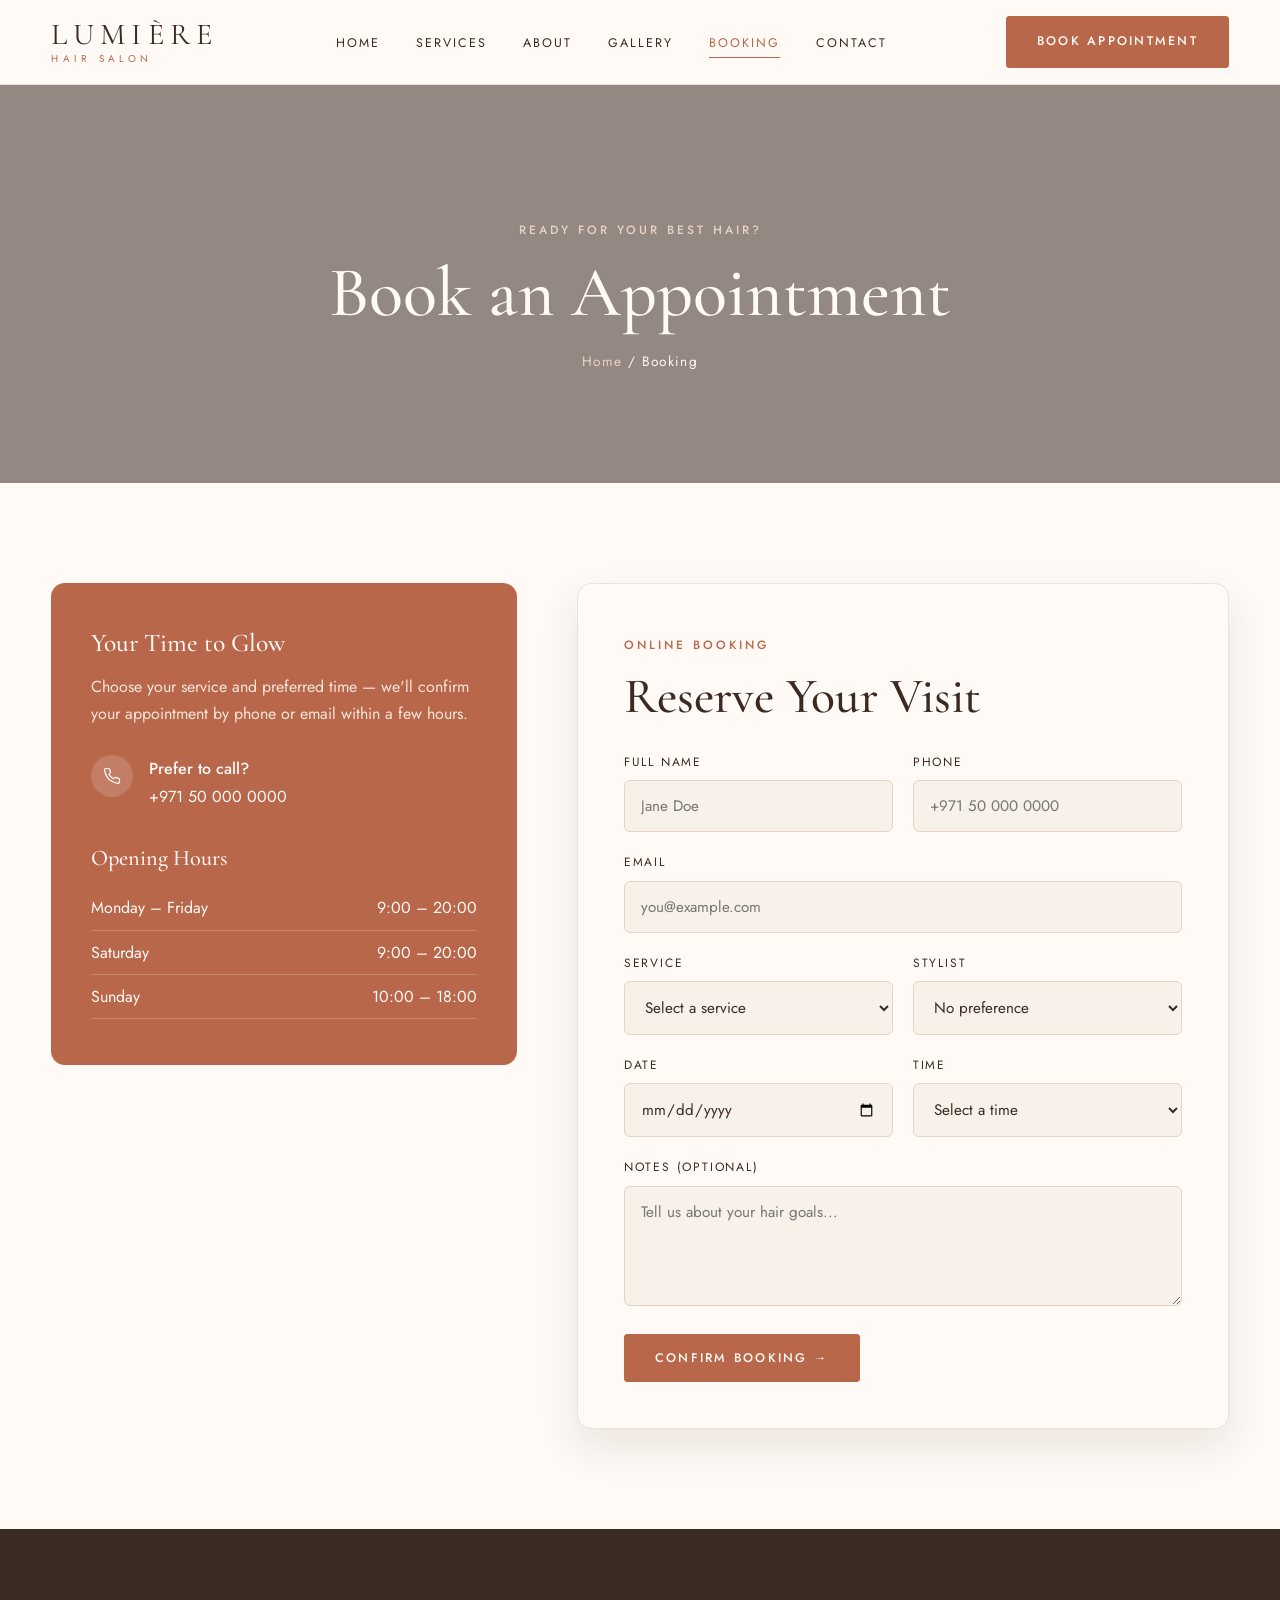
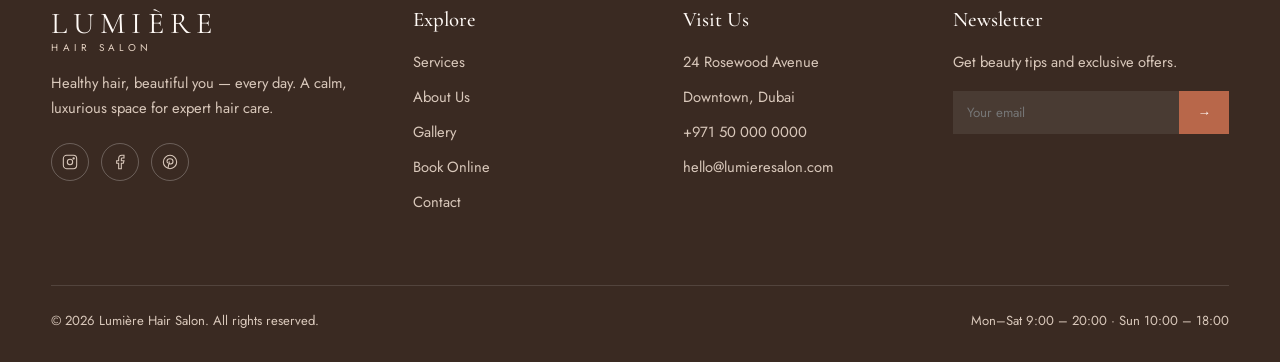
<file: booking.html>
<!DOCTYPE html>
<html lang="en">
<head>
  <meta charset="UTF-8" />
  <meta name="viewport" content="width=device-width, initial-scale=1.0" />
  <title>Book an Appointment | Lumière Hair Salon</title>
  <link rel="preconnect" href="https://fonts.googleapis.com" />
  <link rel="preconnect" href="https://fonts.gstatic.com" crossorigin />
  <link href="https://fonts.googleapis.com/css2?family=Cormorant+Garamond:ital,wght@0,400;0,500;0,600;1,400;1,500&family=Jost:wght@300;400;500&display=swap" rel="stylesheet" />
  <link rel="stylesheet" href="css/style.css" />
</head>
<body>
  <header class="site-header">
    <nav class="nav container">
      <a href="index.html" class="logo"><span class="logo-name">LUMIÈRE</span><span class="logo-sub">Hair Salon</span></a>
      <ul class="nav-links">
        <li><a href="index.html">Home</a></li>
        <li><a href="services.html">Services</a></li>
        <li><a href="about.html">About</a></li>
        <li><a href="gallery.html">Gallery</a></li>
        <li><a href="booking.html">Booking</a></li>
        <li><a href="contact.html">Contact</a></li>
      </ul>
      <a href="booking.html" class="btn">Book Appointment</a>
      <button class="nav-toggle" aria-label="Toggle menu"><span></span><span></span><span></span></button>
    </nav>
  </header>

  <main>
    <section class="page-banner" style="--banner: url('https://images.unsplash.com/photo-1562322140-8baeececf3df?w=1800&q=80&auto=format&fit=crop')">
      <div class="container">
        <span class="eyebrow">Ready for Your Best Hair?</span>
        <h1>Book an Appointment</h1>
        <p class="breadcrumb"><a href="index.html">Home</a> / Booking</p>
      </div>
    </section>

    <section class="section">
      <div class="container form-wrap">
        <aside class="info-card reveal">
          <h3>Your Time to Glow</h3>
          <p>Choose your service and preferred time — we'll confirm your appointment by phone or email within a few hours.</p>
          <ul class="info-list">
            <li>
              <span class="icon"><svg width="18" height="18" fill="none" stroke="currentColor" stroke-width="1.6" viewBox="0 0 24 24"><path d="M22 16.9v3a2 2 0 01-2.2 2 19.8 19.8 0 01-8.6-3.1 19.5 19.5 0 01-6-6A19.8 19.8 0 012.1 4.2 2 2 0 014.1 2h3a2 2 0 012 1.7c.1.9.4 1.8.7 2.7a2 2 0 01-.5 2.1L8 9.8a16 16 0 006 6l1.3-1.3a2 2 0 012.1-.4c.9.3 1.8.6 2.7.7a2 2 0 011.7 2z"/></svg></span>
              <div><strong>Prefer to call?</strong><a href="tel:+971500000000">+971 50 000 0000</a></div>
            </li>
          </ul>
          <h3 style="margin-top:36px; font-size:1.4rem">Opening Hours</h3>
          <ul class="hours">
            <li><span>Monday – Friday</span><span>9:00 – 20:00</span></li>
            <li><span>Saturday</span><span>9:00 – 20:00</span></li>
            <li><span>Sunday</span><span>10:00 – 18:00</span></li>
          </ul>
        </aside>

        <form class="form reveal" data-form="booking">
          <span class="eyebrow">Online Booking</span>
          <h2 style="margin-bottom:28px">Reserve Your Visit</h2>
          <div class="form-row">
            <div class="form-group"><label for="name">Full Name</label><input id="name" name="name" type="text" placeholder="Jane Doe" required /></div>
            <div class="form-group"><label for="phone">Phone</label><input id="phone" name="phone" type="tel" placeholder="+971 50 000 0000" required /></div>
          </div>
          <div class="form-group"><label for="email">Email</label><input id="email" name="email" type="email" placeholder="you@example.com" required /></div>
          <div class="form-row">
            <div class="form-group">
              <label for="service">Service</label>
              <select id="service" name="service" required>
                <option value="">Select a service</option>
                <option value="cut">Cut &amp; Style</option>
                <option value="color">Color Services</option>
                <option value="treatment">Hair Treatment</option>
                <option value="extensions">Extensions</option>
              </select>
            </div>
            <div class="form-group">
              <label for="stylist">Stylist</label>
              <select id="stylist" name="stylist">
                <option>No preference</option>
                <option>Sophia Laurent</option>
                <option>Amelia Rose</option>
                <option>Layla Hassan</option>
                <option>Noor Ahmed</option>
              </select>
            </div>
          </div>
          <div class="form-row">
            <div class="form-group"><label for="date">Date</label><input id="date" name="date" type="date" required /></div>
            <div class="form-group">
              <label for="time">Time</label>
              <select id="time" name="time" required>
                <option value="">Select a time</option>
                <option>09:00</option><option>10:00</option><option>11:00</option><option>12:00</option>
                <option>13:00</option><option>14:00</option><option>15:00</option><option>16:00</option>
                <option>17:00</option><option>18:00</option><option>19:00</option>
              </select>
            </div>
          </div>
          <div class="form-group"><label for="notes">Notes (optional)</label><textarea id="notes" name="notes" placeholder="Tell us about your hair goals..."></textarea></div>
          <button type="submit" class="btn">Confirm Booking &rarr;</button>
          <div class="form-msg" role="status"></div>
        </form>
      </div>
    </section>
  </main>

  <footer class="site-footer">
    <div class="container footer-grid">
      <div>
        <a href="index.html" class="logo"><span class="logo-name">LUMIÈRE</span><span class="logo-sub">Hair Salon</span></a>
        <p>Healthy hair, beautiful you — every day. A calm, luxurious space for expert hair care.</p>
        <div class="socials">
          <a href="#" aria-label="Instagram"><svg width="16" height="16" fill="none" stroke="currentColor" stroke-width="1.6" viewBox="0 0 24 24"><rect x="2" y="2" width="20" height="20" rx="5"/><circle cx="12" cy="12" r="4"/><circle cx="17.5" cy="6.5" r="1"/></svg></a>
          <a href="#" aria-label="Facebook"><svg width="16" height="16" fill="none" stroke="currentColor" stroke-width="1.6" viewBox="0 0 24 24"><path d="M18 2h-3a5 5 0 00-5 5v3H7v4h3v8h4v-8h3l1-4h-4V7a1 1 0 011-1h3z"/></svg></a>
          <a href="#" aria-label="Pinterest"><svg width="16" height="16" fill="none" stroke="currentColor" stroke-width="1.6" viewBox="0 0 24 24"><circle cx="12" cy="12" r="10"/><path d="M12 7c-3 0-4.5 2-4.5 4 0 1.2.5 2.3 1.5 2.6M11 11l-2 10M12 7c3 0 4.5 2 4.5 4s-1.5 4-3.5 4-2-1.5-2-1.5"/></svg></a>
        </div>
      </div>
      <div>
        <h4>Explore</h4>
        <ul>
          <li><a href="services.html">Services</a></li>
          <li><a href="about.html">About Us</a></li>
          <li><a href="gallery.html">Gallery</a></li>
          <li><a href="booking.html">Book Online</a></li>
          <li><a href="contact.html">Contact</a></li>
        </ul>
      </div>
      <div>
        <h4>Visit Us</h4>
        <ul>
          <li>24 Rosewood Avenue</li>
          <li>Downtown, Dubai</li>
          <li><a href="tel:+971500000000">+971 50 000 0000</a></li>
          <li><a href="mailto:hello@lumieresalon.com">hello@lumieresalon.com</a></li>
        </ul>
      </div>
      <div>
        <h4>Newsletter</h4>
        <p style="margin-top:0">Get beauty tips and exclusive offers.</p>
        <form class="newsletter"><input type="email" placeholder="Your email" required /><button type="submit" aria-label="Subscribe">&rarr;</button></form>
      </div>
    </div>
    <div class="container footer-bottom">
      <span>&copy; <span data-year></span> Lumière Hair Salon. All rights reserved.</span>
      <span>Mon–Sat 9:00 – 20:00 · Sun 10:00 – 18:00</span>
    </div>
  </footer>

  <script src="js/main.js"></script>
</body>
</html>
</file>
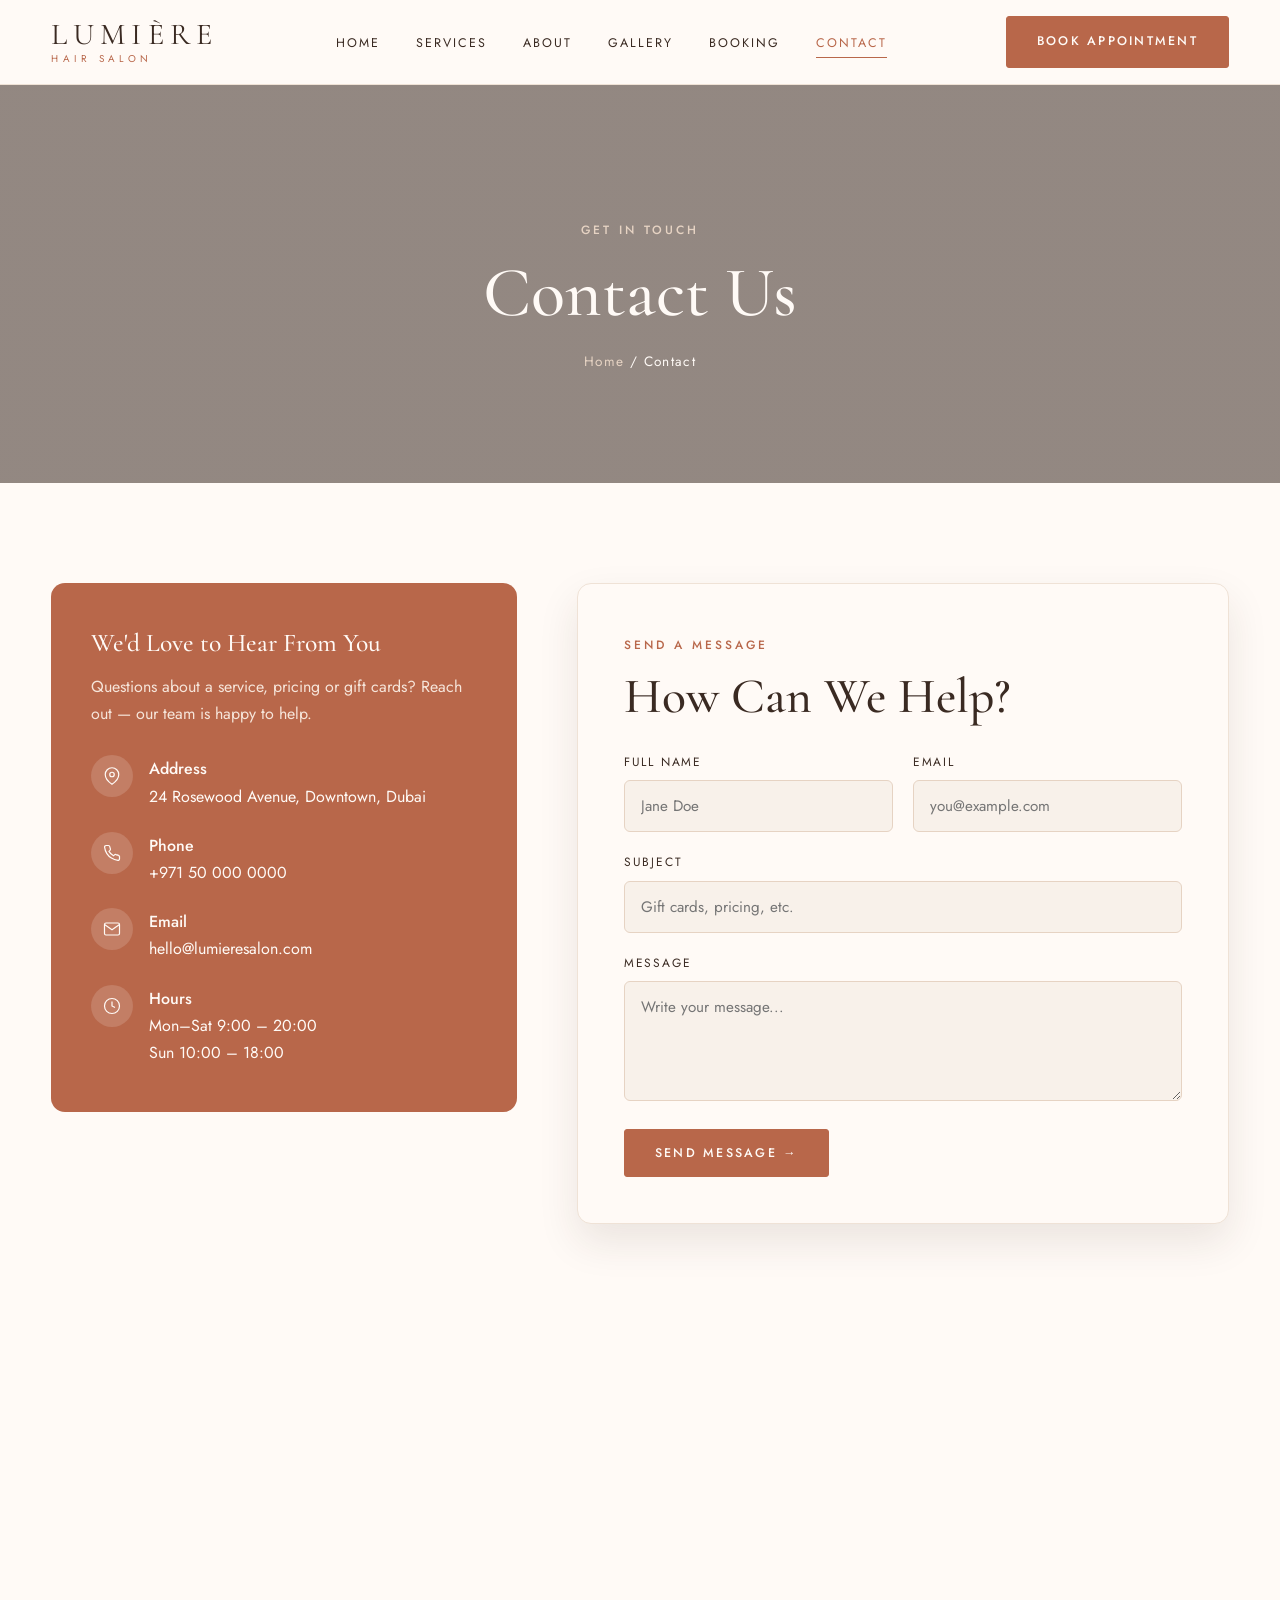
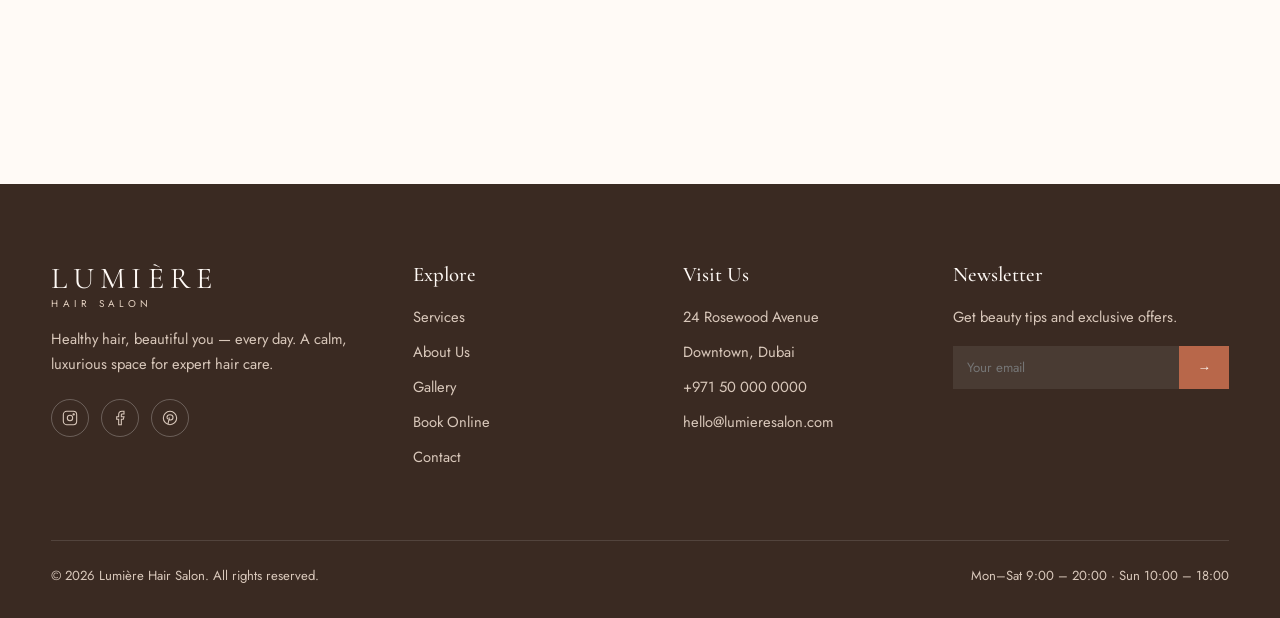
<file: contact.html>
<!DOCTYPE html>
<html lang="en">
<head>
  <meta charset="UTF-8" />
  <meta name="viewport" content="width=device-width, initial-scale=1.0" />
  <title>Contact | Lumière Hair Salon</title>
  <link rel="preconnect" href="https://fonts.googleapis.com" />
  <link rel="preconnect" href="https://fonts.gstatic.com" crossorigin />
  <link href="https://fonts.googleapis.com/css2?family=Cormorant+Garamond:ital,wght@0,400;0,500;0,600;1,400;1,500&family=Jost:wght@300;400;500&display=swap" rel="stylesheet" />
  <link rel="stylesheet" href="css/style.css" />
</head>
<body>
  <header class="site-header">
    <nav class="nav container">
      <a href="index.html" class="logo"><span class="logo-name">LUMIÈRE</span><span class="logo-sub">Hair Salon</span></a>
      <ul class="nav-links">
        <li><a href="index.html">Home</a></li>
        <li><a href="services.html">Services</a></li>
        <li><a href="about.html">About</a></li>
        <li><a href="gallery.html">Gallery</a></li>
        <li><a href="booking.html">Booking</a></li>
        <li><a href="contact.html">Contact</a></li>
      </ul>
      <a href="booking.html" class="btn">Book Appointment</a>
      <button class="nav-toggle" aria-label="Toggle menu"><span></span><span></span><span></span></button>
    </nav>
  </header>

  <main>
    <section class="page-banner" style="--banner: url('https://images.unsplash.com/photo-1605497788044-5a32c7078486?w=1800&q=80&auto=format&fit=crop')">
      <div class="container">
        <span class="eyebrow">Get In Touch</span>
        <h1>Contact Us</h1>
        <p class="breadcrumb"><a href="index.html">Home</a> / Contact</p>
      </div>
    </section>

    <section class="section">
      <div class="container">
        <div class="form-wrap">
          <aside class="info-card reveal">
            <h3>We'd Love to Hear From You</h3>
            <p>Questions about a service, pricing or gift cards? Reach out — our team is happy to help.</p>
            <ul class="info-list">
              <li>
                <span class="icon"><svg width="18" height="18" fill="none" stroke="currentColor" stroke-width="1.6" viewBox="0 0 24 24"><path d="M21 10c0 7-9 13-9 13S3 17 3 10a9 9 0 0118 0z"/><circle cx="12" cy="10" r="3"/></svg></span>
                <div><strong>Address</strong>24 Rosewood Avenue, Downtown, Dubai</div>
              </li>
              <li>
                <span class="icon"><svg width="18" height="18" fill="none" stroke="currentColor" stroke-width="1.6" viewBox="0 0 24 24"><path d="M22 16.9v3a2 2 0 01-2.2 2 19.8 19.8 0 01-8.6-3.1 19.5 19.5 0 01-6-6A19.8 19.8 0 012.1 4.2 2 2 0 014.1 2h3a2 2 0 012 1.7c.1.9.4 1.8.7 2.7a2 2 0 01-.5 2.1L8 9.8a16 16 0 006 6l1.3-1.3a2 2 0 012.1-.4c.9.3 1.8.6 2.7.7a2 2 0 011.7 2z"/></svg></span>
                <div><strong>Phone</strong><a href="tel:+971500000000">+971 50 000 0000</a></div>
              </li>
              <li>
                <span class="icon"><svg width="18" height="18" fill="none" stroke="currentColor" stroke-width="1.6" viewBox="0 0 24 24"><rect x="2" y="4" width="20" height="16" rx="2"/><path d="M22 6l-10 7L2 6"/></svg></span>
                <div><strong>Email</strong><a href="mailto:hello@lumieresalon.com">hello@lumieresalon.com</a></div>
              </li>
              <li>
                <span class="icon"><svg width="18" height="18" fill="none" stroke="currentColor" stroke-width="1.6" viewBox="0 0 24 24"><circle cx="12" cy="12" r="10"/><path d="M12 6v6l4 2"/></svg></span>
                <div><strong>Hours</strong>Mon–Sat 9:00 – 20:00<br />Sun 10:00 – 18:00</div>
              </li>
            </ul>
          </aside>

          <form class="form reveal" data-form="contact">
            <span class="eyebrow">Send a Message</span>
            <h2 style="margin-bottom:28px">How Can We Help?</h2>
            <div class="form-row">
              <div class="form-group"><label for="name">Full Name</label><input id="name" name="name" type="text" placeholder="Jane Doe" required /></div>
              <div class="form-group"><label for="email">Email</label><input id="email" name="email" type="email" placeholder="you@example.com" required /></div>
            </div>
            <div class="form-group"><label for="subject">Subject</label><input id="subject" name="subject" type="text" placeholder="Gift cards, pricing, etc." /></div>
            <div class="form-group"><label for="message">Message</label><textarea id="message" name="message" placeholder="Write your message..." required></textarea></div>
            <button type="submit" class="btn">Send Message &rarr;</button>
            <div class="form-msg" role="status"></div>
          </form>
        </div>

        <div class="map reveal">
          <iframe src="https://www.google.com/maps?q=Downtown+Dubai&output=embed" loading="lazy" title="Salon location map" referrerpolicy="no-referrer-when-downgrade"></iframe>
        </div>
      </div>
    </section>
  </main>

  <footer class="site-footer">
    <div class="container footer-grid">
      <div>
        <a href="index.html" class="logo"><span class="logo-name">LUMIÈRE</span><span class="logo-sub">Hair Salon</span></a>
        <p>Healthy hair, beautiful you — every day. A calm, luxurious space for expert hair care.</p>
        <div class="socials">
          <a href="#" aria-label="Instagram"><svg width="16" height="16" fill="none" stroke="currentColor" stroke-width="1.6" viewBox="0 0 24 24"><rect x="2" y="2" width="20" height="20" rx="5"/><circle cx="12" cy="12" r="4"/><circle cx="17.5" cy="6.5" r="1"/></svg></a>
          <a href="#" aria-label="Facebook"><svg width="16" height="16" fill="none" stroke="currentColor" stroke-width="1.6" viewBox="0 0 24 24"><path d="M18 2h-3a5 5 0 00-5 5v3H7v4h3v8h4v-8h3l1-4h-4V7a1 1 0 011-1h3z"/></svg></a>
          <a href="#" aria-label="Pinterest"><svg width="16" height="16" fill="none" stroke="currentColor" stroke-width="1.6" viewBox="0 0 24 24"><circle cx="12" cy="12" r="10"/><path d="M12 7c-3 0-4.5 2-4.5 4 0 1.2.5 2.3 1.5 2.6M11 11l-2 10M12 7c3 0 4.5 2 4.5 4s-1.5 4-3.5 4-2-1.5-2-1.5"/></svg></a>
        </div>
      </div>
      <div>
        <h4>Explore</h4>
        <ul>
          <li><a href="services.html">Services</a></li>
          <li><a href="about.html">About Us</a></li>
          <li><a href="gallery.html">Gallery</a></li>
          <li><a href="booking.html">Book Online</a></li>
          <li><a href="contact.html">Contact</a></li>
        </ul>
      </div>
      <div>
        <h4>Visit Us</h4>
        <ul>
          <li>24 Rosewood Avenue</li>
          <li>Downtown, Dubai</li>
          <li><a href="tel:+971500000000">+971 50 000 0000</a></li>
          <li><a href="mailto:hello@lumieresalon.com">hello@lumieresalon.com</a></li>
        </ul>
      </div>
      <div>
        <h4>Newsletter</h4>
        <p style="margin-top:0">Get beauty tips and exclusive offers.</p>
        <form class="newsletter"><input type="email" placeholder="Your email" required /><button type="submit" aria-label="Subscribe">&rarr;</button></form>
      </div>
    </div>
    <div class="container footer-bottom">
      <span>&copy; <span data-year></span> Lumière Hair Salon. All rights reserved.</span>
      <span>Mon–Sat 9:00 – 20:00 · Sun 10:00 – 18:00</span>
    </div>
  </footer>

  <script src="js/main.js"></script>
</body>
</html>
</file>
<file: css/style.css>
:root {
  --cream: #f8f1ea;
  --cream-dark: #efe2d6;
  --sand: #e6d3c3;
  --terracotta: #b8674a;
  --terracotta-dark: #9a5238;
  --brown: #3a2a22;
  --text: #5b4a40;
  --white: #fffaf6;
  --serif: "Cormorant Garamond", Georgia, serif;
  --sans: "Jost", "Segoe UI", sans-serif;
  --radius: 14px;
  --shadow: 0 18px 40px rgba(58, 42, 34, 0.1);
}

*, *::before, *::after { box-sizing: border-box; margin: 0; padding: 0; }

html { scroll-behavior: smooth; }

body {
  font-family: var(--sans);
  color: var(--text);
  background: var(--white);
  line-height: 1.7;
  font-size: 16px;
}

img { max-width: 100%; display: block; object-fit: cover; }
a { color: inherit; text-decoration: none; }
ul { list-style: none; }

h1, h2, h3, h4 {
  font-family: var(--serif);
  color: var(--brown);
  font-weight: 500;
  line-height: 1.1;
}
h1 { font-size: clamp(2.6rem, 5.5vw, 4.4rem); }
h2 { font-size: clamp(2rem, 4vw, 3.1rem); }
h3 { font-size: 1.6rem; }
em.accent, .accent { color: var(--terracotta); font-style: italic; }

.container { width: min(1180px, 92%); margin: 0 auto; }
.section { padding: 100px 0; }
.section-alt { background: var(--cream); }
.center { text-align: center; }

.eyebrow {
  display: inline-block;
  font-size: 0.75rem;
  letter-spacing: 0.25em;
  text-transform: uppercase;
  color: var(--terracotta);
  margin-bottom: 14px;
  font-weight: 500;
}

.section-head { max-width: 640px; margin: 0 auto 60px; text-align: center; }
.section-head p { margin-top: 16px; }

/* Buttons */
.btn {
  display: inline-flex;
  align-items: center;
  gap: 10px;
  padding: 14px 30px;
  font-size: 0.78rem;
  letter-spacing: 0.18em;
  text-transform: uppercase;
  font-weight: 500;
  border: 1px solid var(--terracotta);
  background: var(--terracotta);
  color: var(--white);
  border-radius: 3px;
  cursor: pointer;
  transition: background 0.3s, color 0.3s, transform 0.3s;
  font-family: var(--sans);
}
.btn:hover { background: var(--terracotta-dark); border-color: var(--terracotta-dark); transform: translateY(-2px); }
.btn-outline { background: transparent; color: var(--terracotta); }
.btn-outline:hover { background: var(--terracotta); color: var(--white); }
.btn-light { background: var(--white); color: var(--terracotta); border-color: var(--white); }
.btn-light:hover { background: var(--cream); border-color: var(--cream); color: var(--terracotta-dark); }

.link-arrow {
  font-size: 0.75rem;
  letter-spacing: 0.18em;
  text-transform: uppercase;
  color: var(--terracotta);
  font-weight: 500;
  border-bottom: 1px solid currentColor;
  padding-bottom: 3px;
}
.link-arrow:hover { color: var(--terracotta-dark); }

/* Header */
.site-header {
  position: sticky;
  top: 0;
  z-index: 100;
  background: rgba(255, 250, 246, 0.92);
  backdrop-filter: blur(10px);
  border-bottom: 1px solid var(--cream-dark);
}
.nav {
  display: flex;
  align-items: center;
  justify-content: space-between;
  height: 84px;
}
.logo { display: flex; flex-direction: column; line-height: 1; }
.logo-name {
  font-family: var(--serif);
  font-size: 1.9rem;
  letter-spacing: 0.2em;
  color: var(--brown);
}
.logo-sub {
  font-size: 0.62rem;
  letter-spacing: 0.45em;
  text-transform: uppercase;
  color: var(--terracotta);
  margin-top: 4px;
}
.nav-links { display: flex; gap: 36px; }
.nav-links a {
  font-size: 0.78rem;
  letter-spacing: 0.16em;
  text-transform: uppercase;
  color: var(--brown);
  position: relative;
  padding: 6px 0;
}
.nav-links a::after {
  content: "";
  position: absolute;
  left: 0; bottom: 0;
  width: 0; height: 1px;
  background: var(--terracotta);
  transition: width 0.3s;
}
.nav-links a:hover::after, .nav-links a.active::after { width: 100%; }
.nav-links a.active { color: var(--terracotta); }

.nav-toggle {
  display: none;
  background: none;
  border: none;
  cursor: pointer;
  width: 30px;
  height: 22px;
  position: relative;
}
.nav-toggle span {
  position: absolute;
  left: 0;
  width: 100%;
  height: 2px;
  background: var(--brown);
  transition: 0.3s;
}
.nav-toggle span:nth-child(1) { top: 0; }
.nav-toggle span:nth-child(2) { top: 10px; }
.nav-toggle span:nth-child(3) { top: 20px; }
.nav-toggle.open span:nth-child(1) { transform: rotate(45deg); top: 10px; }
.nav-toggle.open span:nth-child(2) { opacity: 0; }
.nav-toggle.open span:nth-child(3) { transform: rotate(-45deg); top: 10px; }

/* Hero */
.hero {
  background: linear-gradient(110deg, var(--cream) 55%, var(--sand) 100%);
  overflow: hidden;
}
.hero-grid {
  display: grid;
  grid-template-columns: 1.05fr 1fr;
  align-items: center;
  gap: 40px;
  min-height: calc(100vh - 84px);
  max-height: 820px;
}
.hero-text p { max-width: 430px; margin: 24px 0 36px; font-size: 1.05rem; }
.hero-rating {
  display: flex;
  align-items: center;
  gap: 14px;
  margin-top: 46px;
}
.avatars { display: flex; }
.avatars img {
  width: 40px; height: 40px;
  border-radius: 50%;
  border: 2px solid var(--white);
  margin-left: -10px;
}
.avatars img:first-child { margin-left: 0; }
.hero-rating small { display: block; font-size: 0.8rem; }
.stars { color: var(--terracotta); letter-spacing: 2px; font-size: 0.85rem; }

.hero-image { position: relative; height: 100%; display: flex; align-items: flex-end; }
.hero-image img {
  width: 100%;
  height: 92%;
  border-radius: 260px 260px 0 0;
  box-shadow: var(--shadow);
}
.hero-badge {
  position: absolute;
  right: -10px;
  bottom: 60px;
  width: 120px; height: 120px;
  border-radius: 50%;
  background: var(--terracotta);
  color: var(--white);
  display: grid;
  place-items: center;
  text-align: center;
  font-family: var(--serif);
  font-size: 1.05rem;
  line-height: 1.2;
  box-shadow: var(--shadow);
  animation: spin-slow 18s linear infinite;
}
.hero-badge span { animation: spin-slow 18s linear infinite reverse; display: block; }
@keyframes spin-slow { to { transform: rotate(360deg); } }

/* Page banner (inner pages) */
.page-banner {
  background:
    linear-gradient(rgba(58, 42, 34, 0.55), rgba(58, 42, 34, 0.55)),
    var(--banner) center/cover no-repeat;
  padding: 130px 0 110px;
  text-align: center;
  color: var(--white);
}
.page-banner h1 { color: var(--white); }
.page-banner .eyebrow { color: var(--sand); }
.breadcrumb { margin-top: 18px; font-size: 0.85rem; letter-spacing: 0.1em; }
.breadcrumb a { color: var(--sand); }

/* Features strip */
.features {
  display: grid;
  grid-template-columns: repeat(4, 1fr);
  border-top: 1px solid var(--cream-dark);
  border-bottom: 1px solid var(--cream-dark);
}
.feature {
  padding: 46px 28px;
  text-align: center;
  border-right: 1px solid var(--cream-dark);
}
.feature:last-child { border-right: none; }
.feature .icon {
  width: 54px; height: 54px;
  margin: 0 auto 16px;
  border-radius: 50%;
  background: var(--cream);
  display: grid;
  place-items: center;
  color: var(--terracotta);
}
.feature h4 { font-size: 1.3rem; margin-bottom: 8px; }
.feature p { font-size: 0.9rem; }

/* Services: arch cards */
.services-intro {
  display: grid;
  grid-template-columns: 1fr 3fr;
  gap: 50px;
  align-items: start;
}
.services-intro .intro p { margin: 20px 0 26px; }
.arch-grid {
  display: grid;
  grid-template-columns: repeat(4, 1fr);
  gap: 26px;
}
.arch-card img {
  width: 100%;
  aspect-ratio: 3 / 4.2;
  border-radius: 200px 200px 12px 12px;
  margin-bottom: 18px;
  transition: transform 0.5s;
}
.arch-card:hover img { transform: translateY(-6px); }
.arch-card h4 { font-size: 1.35rem; margin-bottom: 6px; }
.arch-card p { font-size: 0.9rem; margin-bottom: 14px; }

/* Service detail list (services page) */
.service-row {
  display: grid;
  grid-template-columns: 1fr 1fr;
  gap: 70px;
  align-items: center;
  margin-bottom: 110px;
}
.service-row:last-child { margin-bottom: 0; }
.service-row.reverse .service-img { order: 2; }
.service-img img {
  width: 100%;
  aspect-ratio: 4 / 4.4;
  border-radius: 240px 240px 14px 14px;
  box-shadow: var(--shadow);
}
.service-row p { margin: 18px 0 26px; }
.price-list li {
  display: flex;
  justify-content: space-between;
  align-items: baseline;
  gap: 12px;
  padding: 12px 0;
  border-bottom: 1px dashed var(--sand);
}
.price-list li span:first-child { color: var(--brown); }
.price-list li .dots { flex: 1; }
.price-list li strong { color: var(--terracotta); font-weight: 500; font-family: var(--serif); font-size: 1.25rem; }

/* Promo band */
.promo {
  background: var(--terracotta);
  color: var(--white);
  overflow: hidden;
}
.promo-grid {
  display: grid;
  grid-template-columns: 1fr 1fr;
  align-items: center;
  gap: 40px;
}
.promo-text { padding: 90px 0; }
.promo-text h2 { color: var(--white); }
.promo-text .eyebrow { color: var(--sand); }
.promo-text p { margin: 20px 0 32px; max-width: 420px; color: #f6e5da; }
.promo-image { position: relative; align-self: stretch; }
.promo-image img {
  position: absolute;
  inset: 40px 0 0 0;
  width: 100%;
  height: calc(100% - 40px);
  border-radius: 300px 300px 0 0;
}

/* CTA */
.cta-box {
  display: grid;
  grid-template-columns: 1.1fr 1fr;
  gap: 60px;
  align-items: center;
  background: var(--cream);
  border-radius: var(--radius);
  padding: 50px;
}
.cta-box img { border-radius: var(--radius); aspect-ratio: 16 / 10; width: 100%; }
.cta-box p { margin: 16px 0 28px; }

/* About */
.about-grid {
  display: grid;
  grid-template-columns: 1fr 1fr;
  gap: 80px;
  align-items: center;
}
.about-images { position: relative; padding-bottom: 60px; }
.about-images .main {
  width: 80%;
  aspect-ratio: 4 / 5;
  border-radius: 240px 240px 14px 14px;
}
.about-images .small {
  position: absolute;
  right: 0; bottom: 0;
  width: 46%;
  aspect-ratio: 1;
  border-radius: 50%;
  border: 8px solid var(--white);
  box-shadow: var(--shadow);
}
.about-grid p { margin: 18px 0; }
.stats {
  display: grid;
  grid-template-columns: repeat(3, 1fr);
  gap: 20px;
  margin-top: 34px;
}
.stat strong {
  display: block;
  font-family: var(--serif);
  font-size: 2.6rem;
  color: var(--terracotta);
  font-weight: 500;
  line-height: 1;
}
.stat span { font-size: 0.85rem; letter-spacing: 0.08em; }

.values-grid {
  display: grid;
  grid-template-columns: repeat(3, 1fr);
  gap: 30px;
}
.value-card {
  background: var(--white);
  padding: 40px 32px;
  border-radius: var(--radius);
  text-align: center;
  transition: transform 0.3s, box-shadow 0.3s;
}
.value-card:hover { transform: translateY(-6px); box-shadow: var(--shadow); }
.value-card .icon {
  width: 60px; height: 60px;
  margin: 0 auto 18px;
  border-radius: 50%;
  background: var(--cream);
  display: grid; place-items: center;
  color: var(--terracotta);
}
.value-card h3 { margin-bottom: 10px; }

.team-grid {
  display: grid;
  grid-template-columns: repeat(4, 1fr);
  gap: 28px;
}
.team-card { text-align: center; }
.team-card img {
  width: 100%;
  aspect-ratio: 3 / 4;
  border-radius: 200px 200px 12px 12px;
  margin-bottom: 18px;
}
.team-card h4 { font-size: 1.4rem; }
.team-card span { font-size: 0.8rem; letter-spacing: 0.15em; text-transform: uppercase; color: var(--terracotta); }

/* Testimonials */
.testimonials {
  display: grid;
  grid-template-columns: repeat(3, 1fr);
  gap: 28px;
}
.testimonial {
  background: var(--white);
  padding: 36px;
  border-radius: var(--radius);
  box-shadow: 0 6px 20px rgba(58, 42, 34, 0.05);
}
.testimonial p { font-family: var(--serif); font-size: 1.2rem; font-style: italic; color: var(--brown); margin: 14px 0 22px; }
.testimonial .who { display: flex; align-items: center; gap: 12px; }
.testimonial .who img { width: 46px; height: 46px; border-radius: 50%; }
.testimonial .who strong { display: block; color: var(--brown); font-weight: 500; }
.testimonial .who small { font-size: 0.8rem; }

/* Gallery */
.gallery-filters {
  display: flex;
  justify-content: center;
  flex-wrap: wrap;
  gap: 12px;
  margin-bottom: 46px;
}
.filter-btn {
  background: transparent;
  border: 1px solid var(--sand);
  padding: 10px 24px;
  border-radius: 30px;
  font-family: var(--sans);
  font-size: 0.78rem;
  letter-spacing: 0.15em;
  text-transform: uppercase;
  color: var(--brown);
  cursor: pointer;
  transition: 0.3s;
}
.filter-btn:hover, .filter-btn.active { background: var(--terracotta); color: var(--white); border-color: var(--terracotta); }
.gallery-grid {
  columns: 3 280px;
  column-gap: 22px;
}
.gallery-item {
  break-inside: avoid;
  margin-bottom: 22px;
  border-radius: var(--radius);
  overflow: hidden;
  position: relative;
  cursor: zoom-in;
}
.gallery-item img { width: 100%; transition: transform 0.6s; }
.gallery-item:hover img { transform: scale(1.06); }
.gallery-item .caption {
  position: absolute;
  inset: auto 0 0 0;
  padding: 18px 20px;
  background: linear-gradient(transparent, rgba(58, 42, 34, 0.75));
  color: var(--white);
  font-family: var(--serif);
  font-size: 1.25rem;
  opacity: 0;
  transform: translateY(10px);
  transition: 0.4s;
}
.gallery-item:hover .caption { opacity: 1; transform: none; }
.gallery-item.hidden { display: none; }

.lightbox {
  position: fixed;
  inset: 0;
  background: rgba(30, 20, 15, 0.9);
  display: none;
  place-items: center;
  z-index: 200;
  padding: 30px;
}
.lightbox.open { display: grid; }
.lightbox img { max-height: 85vh; width: auto; border-radius: var(--radius); }
.lightbox button {
  position: absolute;
  top: 24px; right: 30px;
  background: none;
  border: none;
  color: var(--white);
  font-size: 2.4rem;
  cursor: pointer;
}

/* Forms (booking / contact) */
.form-wrap {
  display: grid;
  grid-template-columns: 1fr 1.4fr;
  gap: 60px;
  align-items: start;
}
.info-card {
  background: var(--terracotta);
  color: var(--white);
  border-radius: var(--radius);
  padding: 46px 40px;
}
.info-card h3 { color: var(--white); margin-bottom: 16px; }
.info-card p { color: #f6e5da; }
.info-list { margin-top: 28px; display: grid; gap: 22px; }
.info-list li { display: flex; gap: 16px; align-items: flex-start; }
.info-list .icon {
  flex-shrink: 0;
  width: 42px; height: 42px;
  border-radius: 50%;
  background: rgba(255, 255, 255, 0.15);
  display: grid; place-items: center;
}
.info-list strong { display: block; font-weight: 500; }
.hours li { display: flex; justify-content: space-between; padding: 8px 0; border-bottom: 1px solid rgba(255, 255, 255, 0.2); }

.form {
  background: var(--white);
  border: 1px solid var(--cream-dark);
  border-radius: var(--radius);
  padding: 46px;
  box-shadow: var(--shadow);
}
.form-row { display: grid; grid-template-columns: 1fr 1fr; gap: 20px; }
.form-group { margin-bottom: 20px; }
.form-group label {
  display: block;
  font-size: 0.75rem;
  letter-spacing: 0.15em;
  text-transform: uppercase;
  color: var(--brown);
  margin-bottom: 8px;
}
.form-group input,
.form-group select,
.form-group textarea {
  width: 100%;
  padding: 14px 16px;
  border: 1px solid var(--sand);
  background: var(--cream);
  border-radius: 6px;
  font-family: var(--sans);
  font-size: 0.95rem;
  color: var(--brown);
  outline: none;
  transition: border-color 0.3s, background 0.3s;
}
.form-group input:focus,
.form-group select:focus,
.form-group textarea:focus { border-color: var(--terracotta); background: var(--white); }
.form-group textarea { resize: vertical; min-height: 120px; }
.form-msg {
  display: none;
  margin-top: 18px;
  padding: 14px 18px;
  border-radius: 6px;
  background: #eef5ea;
  color: #3f6b35;
}
.form-msg.show { display: block; }

.map {
  margin-top: 80px;
  border-radius: var(--radius);
  overflow: hidden;
  height: 380px;
  filter: sepia(0.35) saturate(0.8);
}
.map iframe { width: 100%; height: 100%; border: 0; }

/* Footer */
.site-footer {
  background: var(--brown);
  color: #d9c8bb;
  padding: 80px 0 30px;
}
.footer-grid {
  display: grid;
  grid-template-columns: 1.4fr 1fr 1fr 1.2fr;
  gap: 40px;
}
.site-footer .logo-name { color: var(--white); }
.site-footer .logo-sub { color: var(--sand); }
.site-footer p { margin-top: 18px; font-size: 0.92rem; }
.site-footer h4 { color: var(--white); font-size: 1.3rem; margin-bottom: 18px; }
.site-footer li { margin-bottom: 10px; font-size: 0.92rem; }
.site-footer a:hover { color: var(--white); }
.socials { display: flex; gap: 12px; margin-top: 22px; }
.socials a {
  width: 38px; height: 38px;
  border-radius: 50%;
  border: 1px solid rgba(255, 255, 255, 0.25);
  display: grid; place-items: center;
  transition: 0.3s;
}
.socials a:hover { background: var(--terracotta); border-color: var(--terracotta); }
.newsletter { display: flex; margin-top: 16px; }
.newsletter input {
  flex: 1;
  min-width: 0;
  padding: 12px 14px;
  border: none;
  background: rgba(255, 255, 255, 0.08);
  color: var(--white);
  font-family: var(--sans);
  outline: none;
}
.newsletter button { border: none; background: var(--terracotta); color: var(--white); padding: 0 18px; cursor: pointer; }
.footer-bottom {
  margin-top: 60px;
  padding-top: 24px;
  border-top: 1px solid rgba(255, 255, 255, 0.12);
  display: flex;
  justify-content: space-between;
  font-size: 0.82rem;
}

/* Reveal animation */
.reveal { opacity: 0; transform: translateY(30px); transition: opacity 0.8s, transform 0.8s; }
.reveal.visible { opacity: 1; transform: none; }

/* Responsive */
@media (max-width: 1024px) {
  .services-intro { grid-template-columns: 1fr; }
  .arch-grid, .team-grid { grid-template-columns: repeat(2, 1fr); }
  .features { grid-template-columns: repeat(2, 1fr); }
  .feature:nth-child(2) { border-right: none; }
  .feature:nth-child(-n+2) { border-bottom: 1px solid var(--cream-dark); }
  .footer-grid { grid-template-columns: 1fr 1fr; }
  .testimonials, .values-grid { grid-template-columns: 1fr 1fr; }
}

@media (max-width: 860px) {
  .nav-toggle { display: block; }
  .nav .btn { display: none; }
  .nav-links {
    position: fixed;
    top: 84px; left: 0; right: 0;
    flex-direction: column;
    gap: 0;
    background: var(--white);
    border-bottom: 1px solid var(--cream-dark);
    max-height: 0;
    overflow: hidden;
    transition: max-height 0.4s;
  }
  .nav-links.open { max-height: 420px; }
  .nav-links li { border-top: 1px solid var(--cream-dark); }
  .nav-links a { display: block; padding: 16px 6%; }
  .nav-links a::after { display: none; }

  .hero-grid, .promo-grid, .cta-box, .about-grid, .service-row, .form-wrap { grid-template-columns: 1fr; }
  .hero-grid { min-height: auto; max-height: none; padding-top: 60px; }
  .hero-image img { height: 460px; }
  .service-row { gap: 36px; }
  .service-row.reverse .service-img { order: 0; }
  .promo-image { height: 340px; }
  .cta-box { padding: 30px; gap: 30px; }
  .section { padding: 70px 0; }
}

@media (max-width: 560px) {
  .arch-grid, .team-grid, .testimonials, .values-grid, .features, .footer-grid, .form-row { grid-template-columns: 1fr; }
  .feature { border-right: none; border-bottom: 1px solid var(--cream-dark); }
  .form { padding: 28px; }
  .footer-bottom { flex-direction: column; gap: 8px; text-align: center; }
  .stats { grid-template-columns: 1fr 1fr 1fr; }
  .stat strong { font-size: 2rem; }
}
</file>
